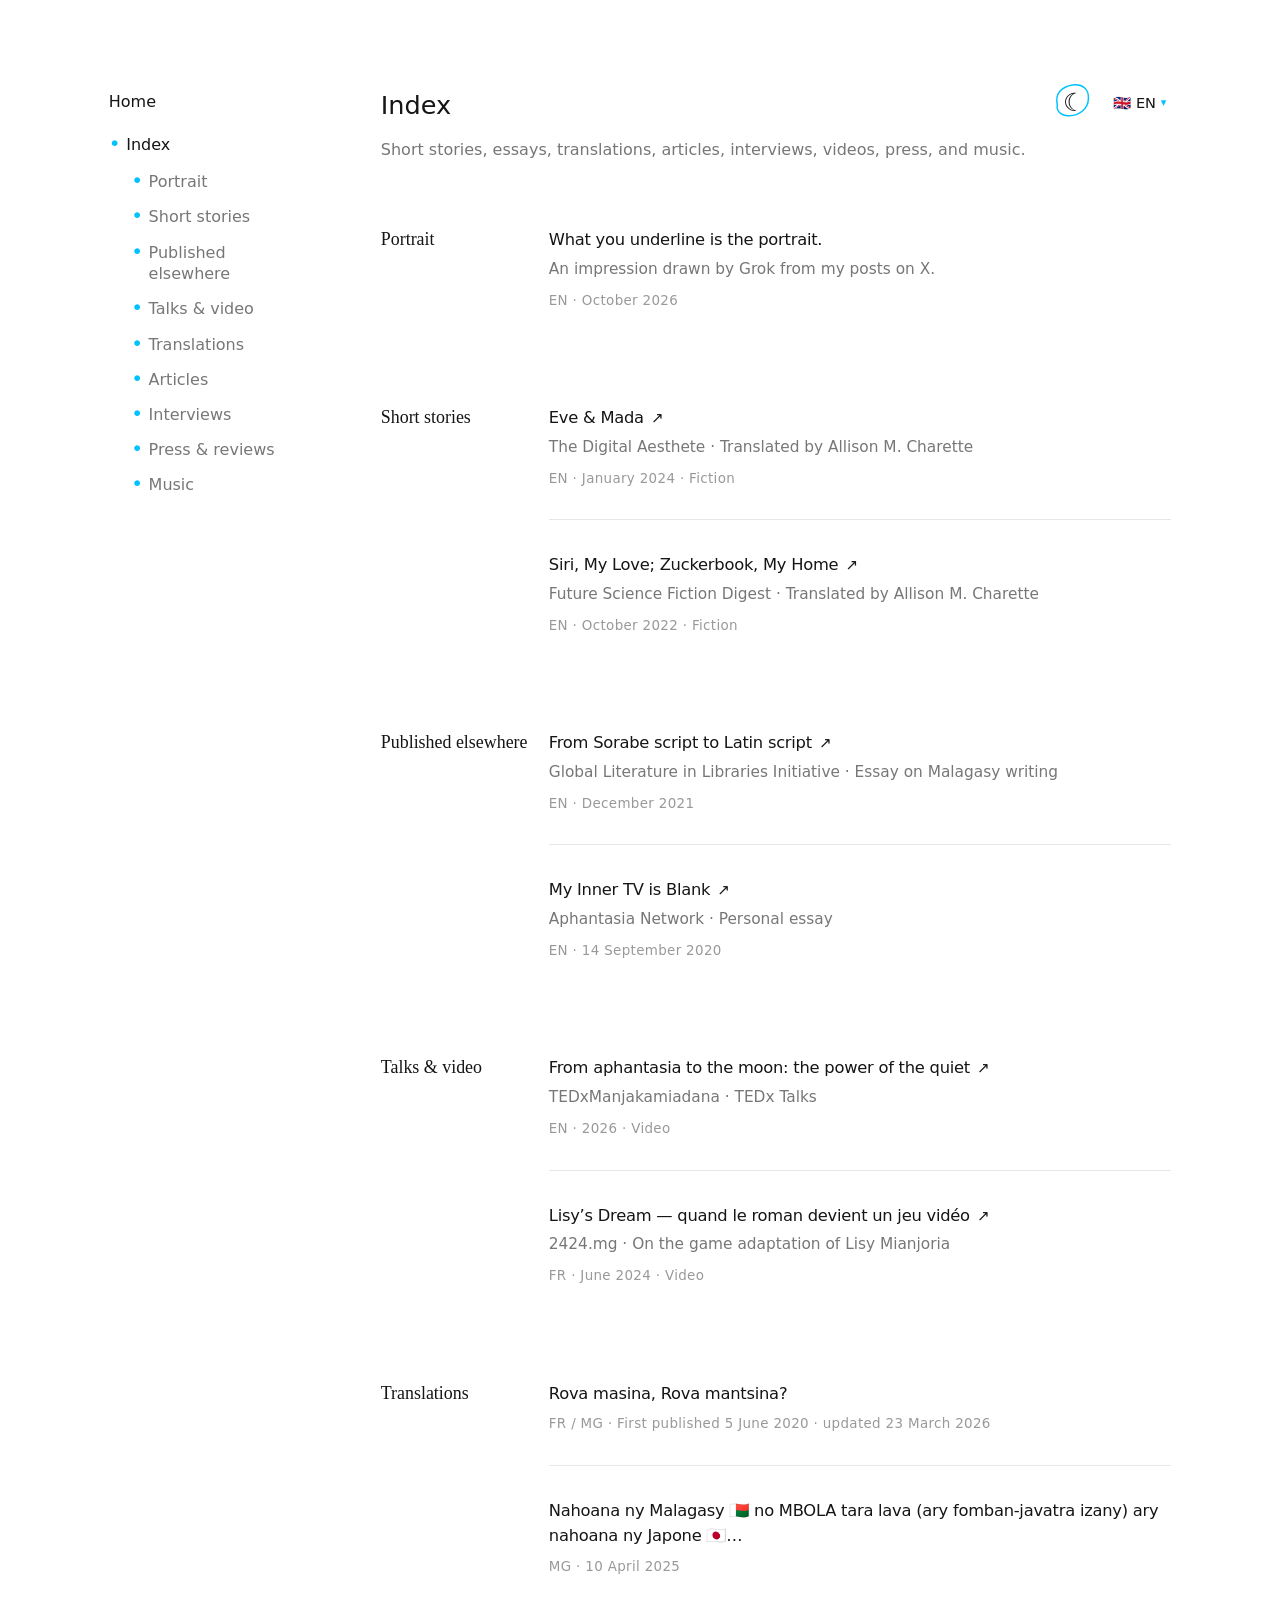
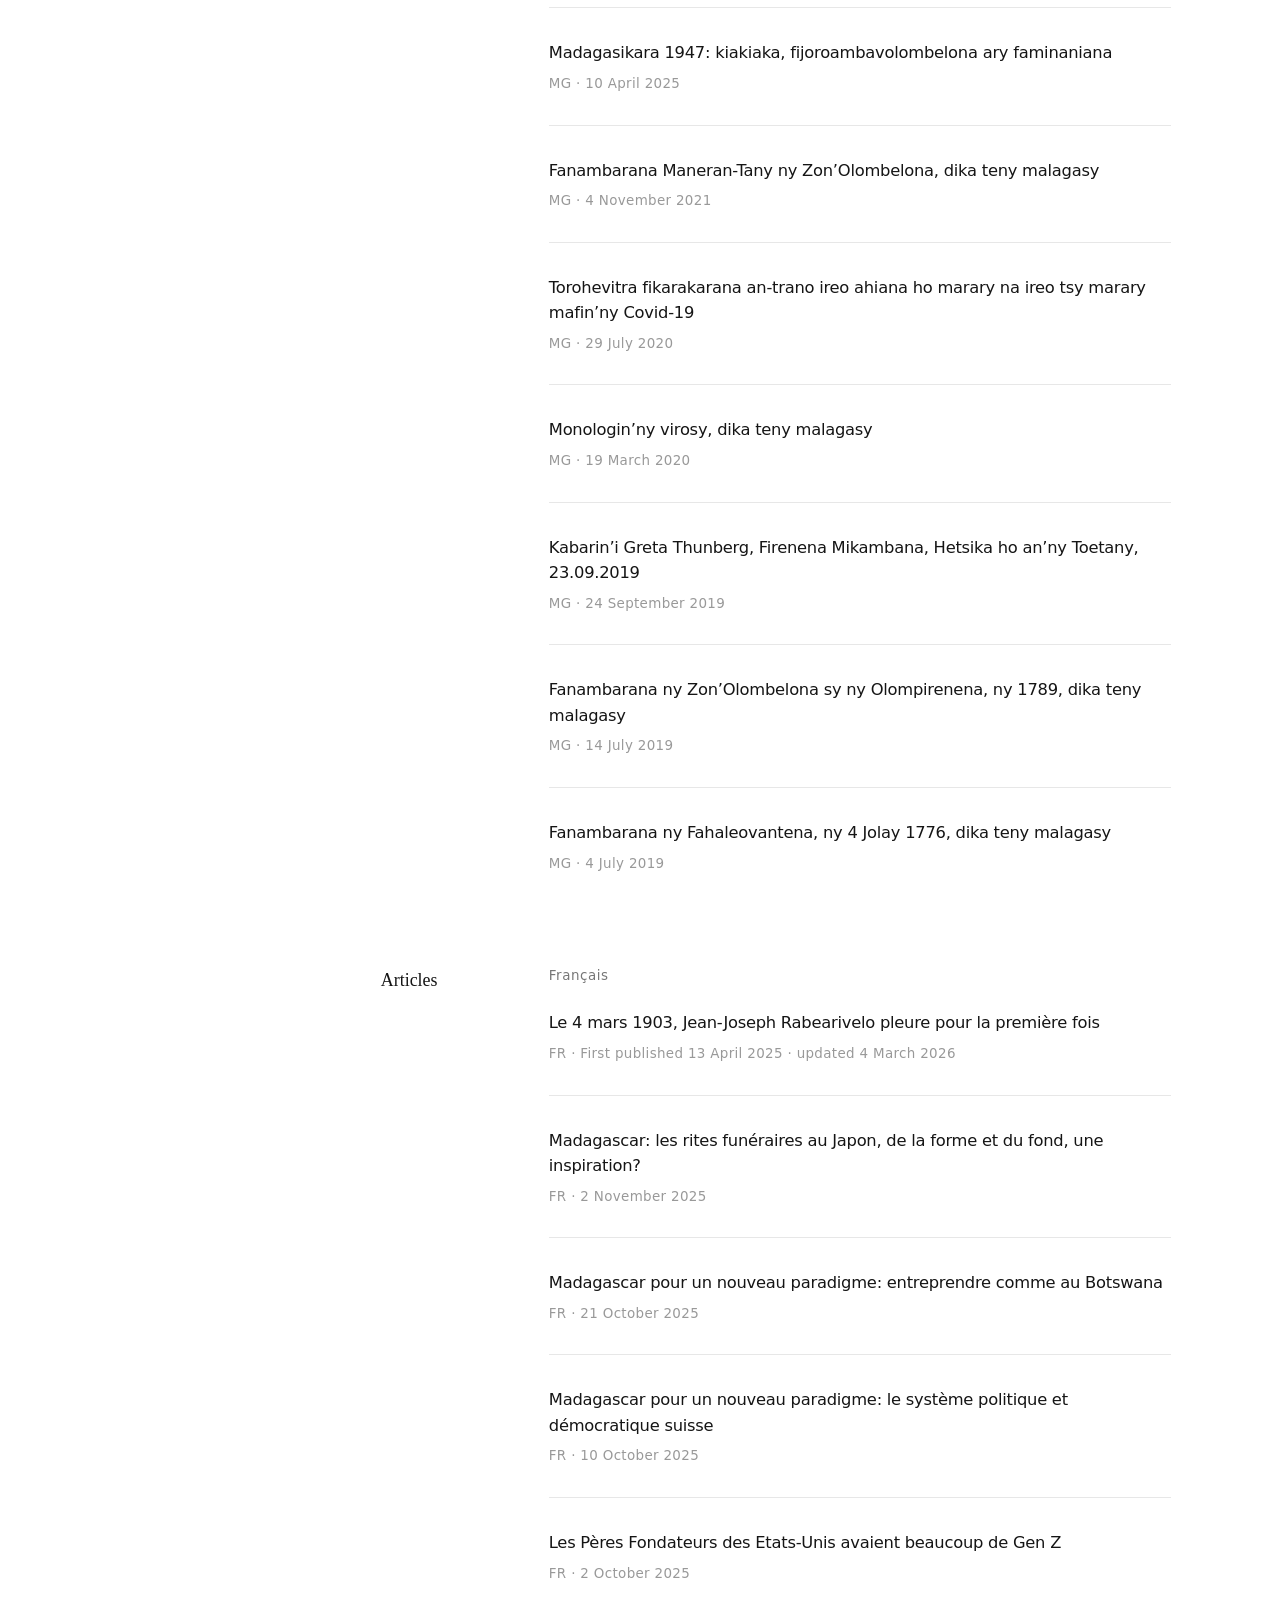
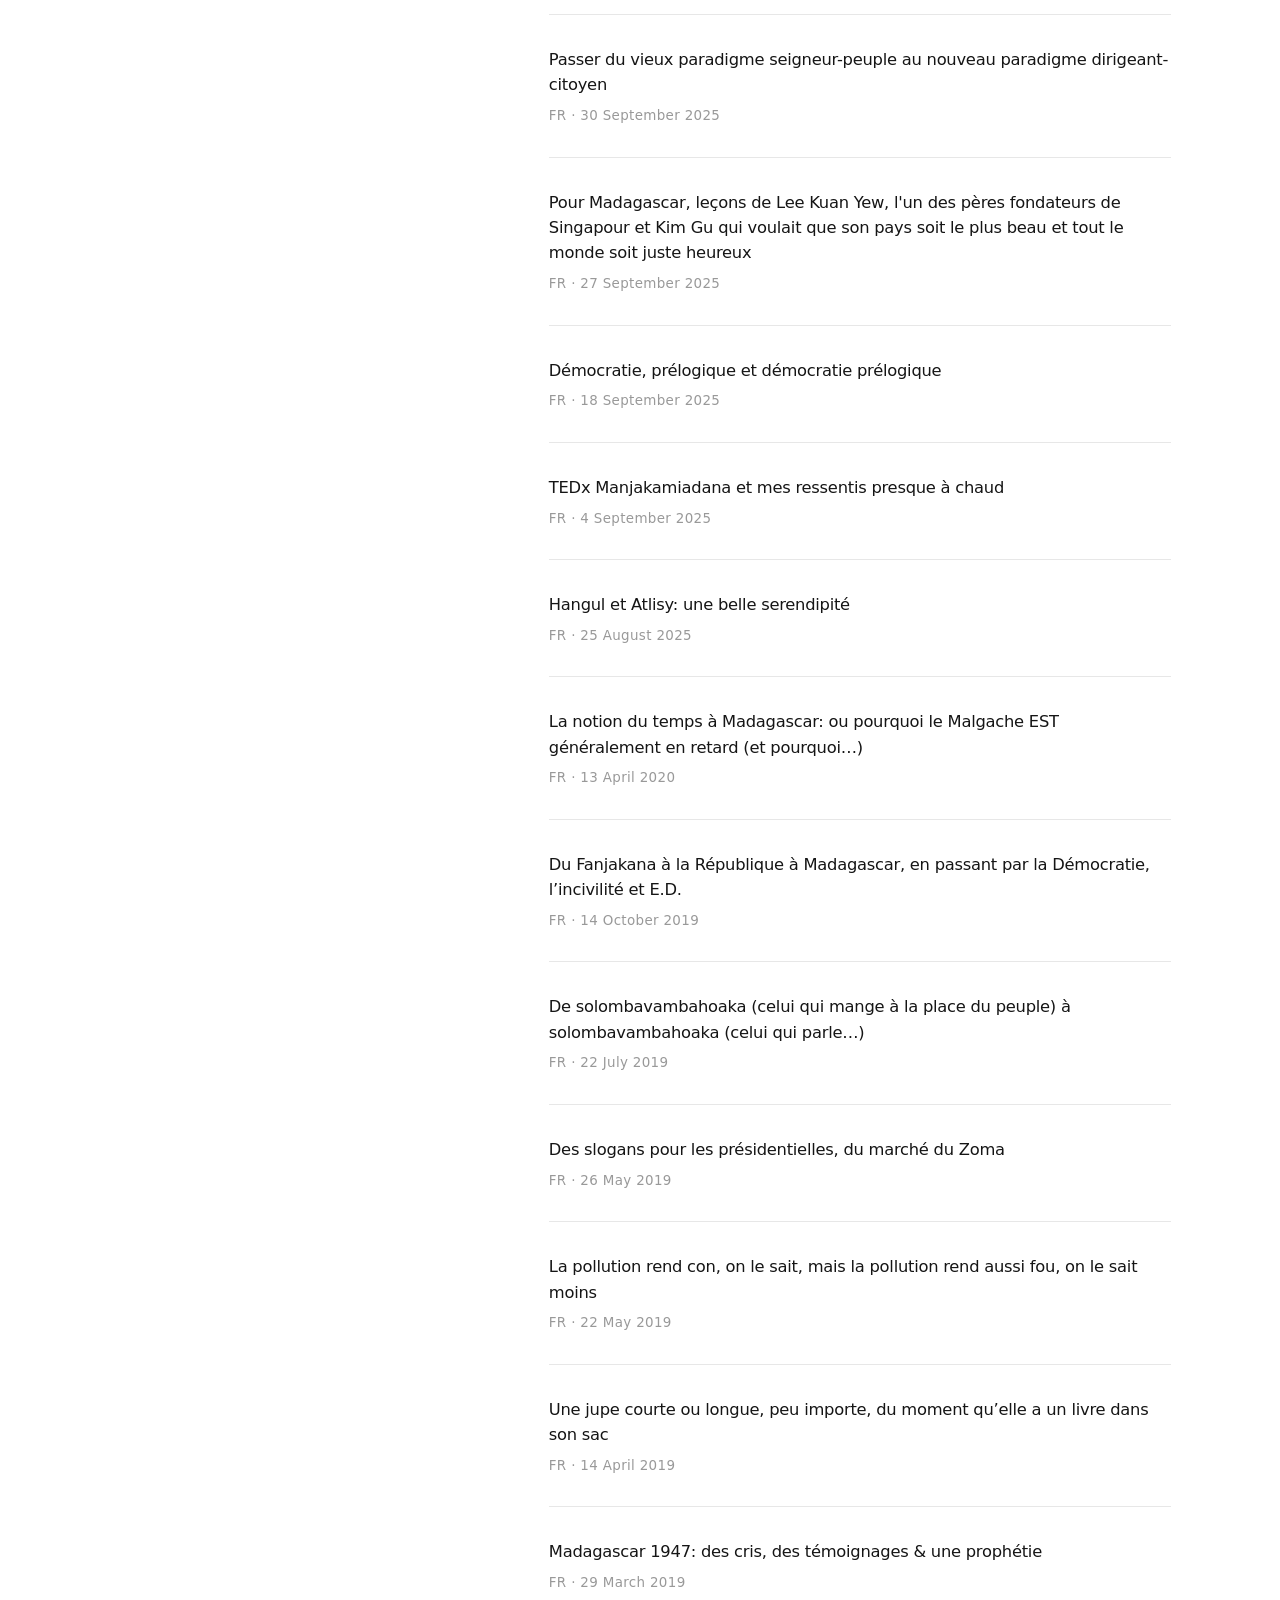
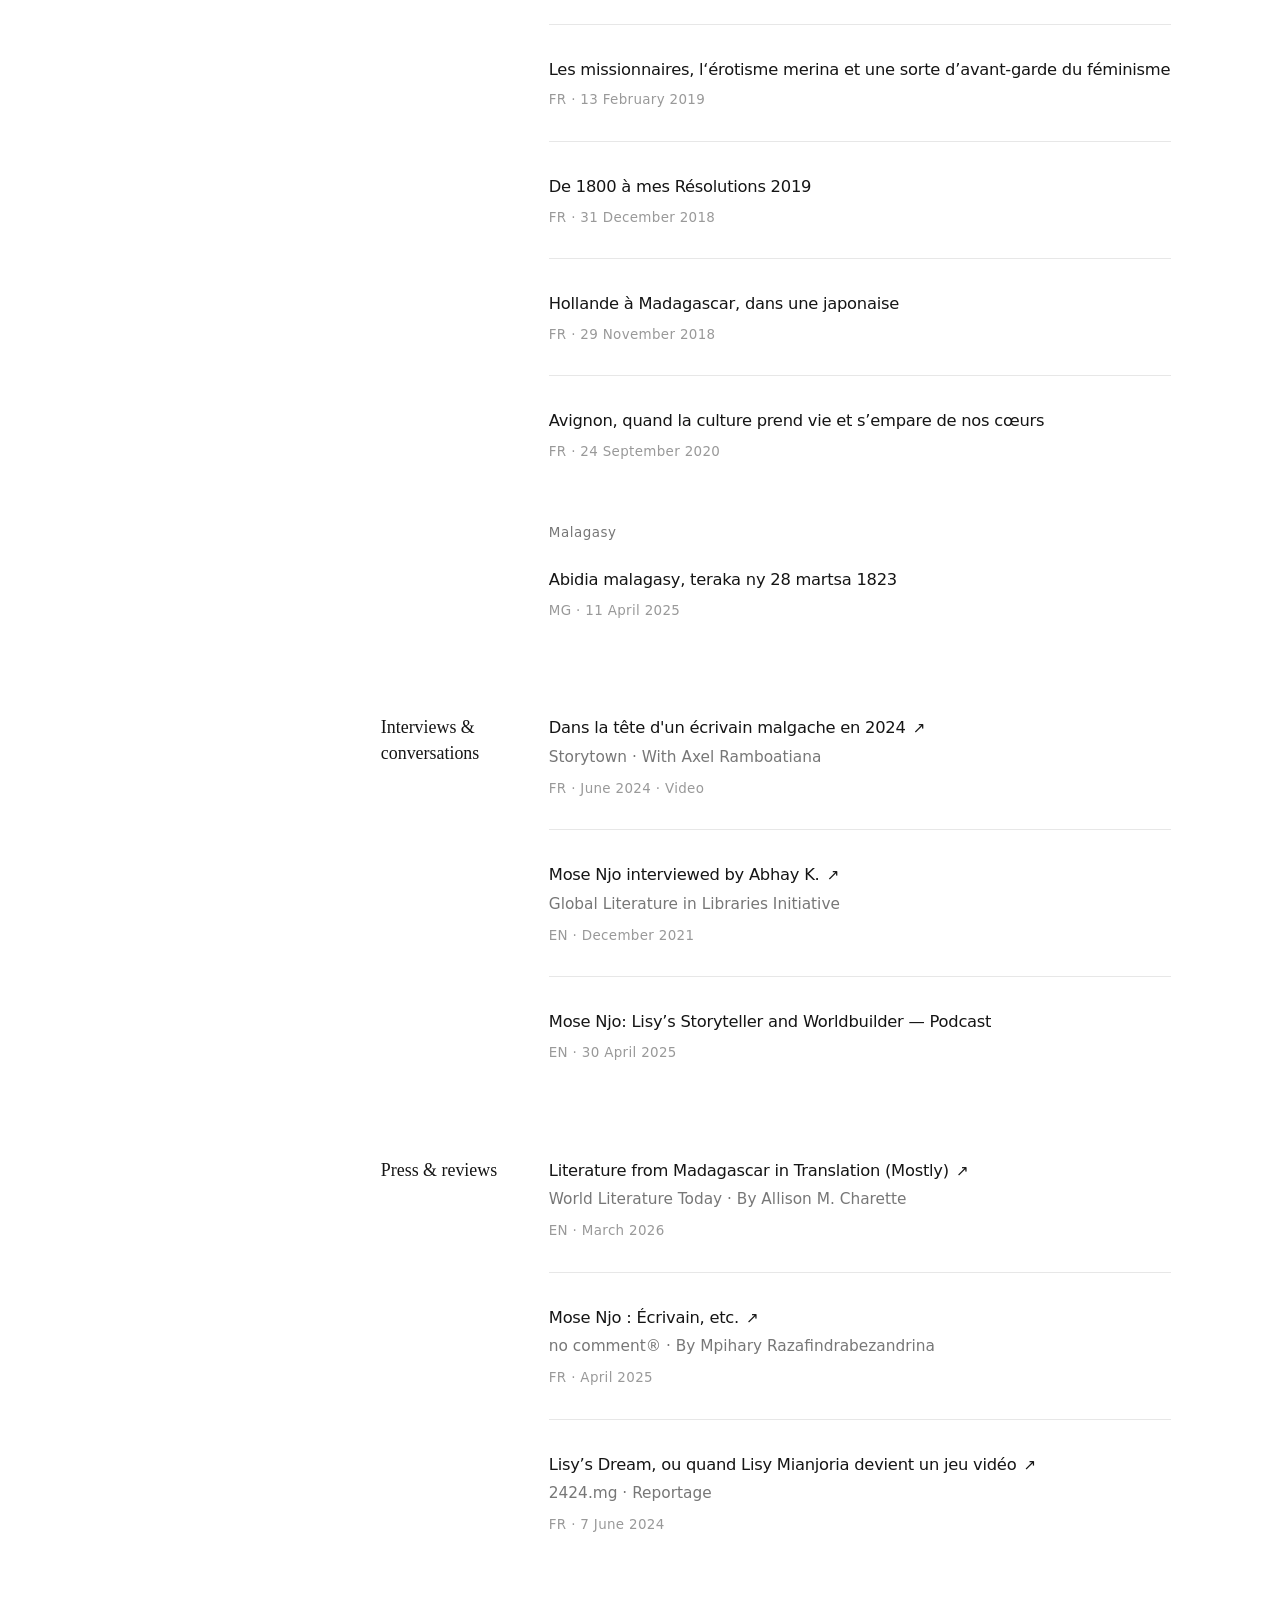
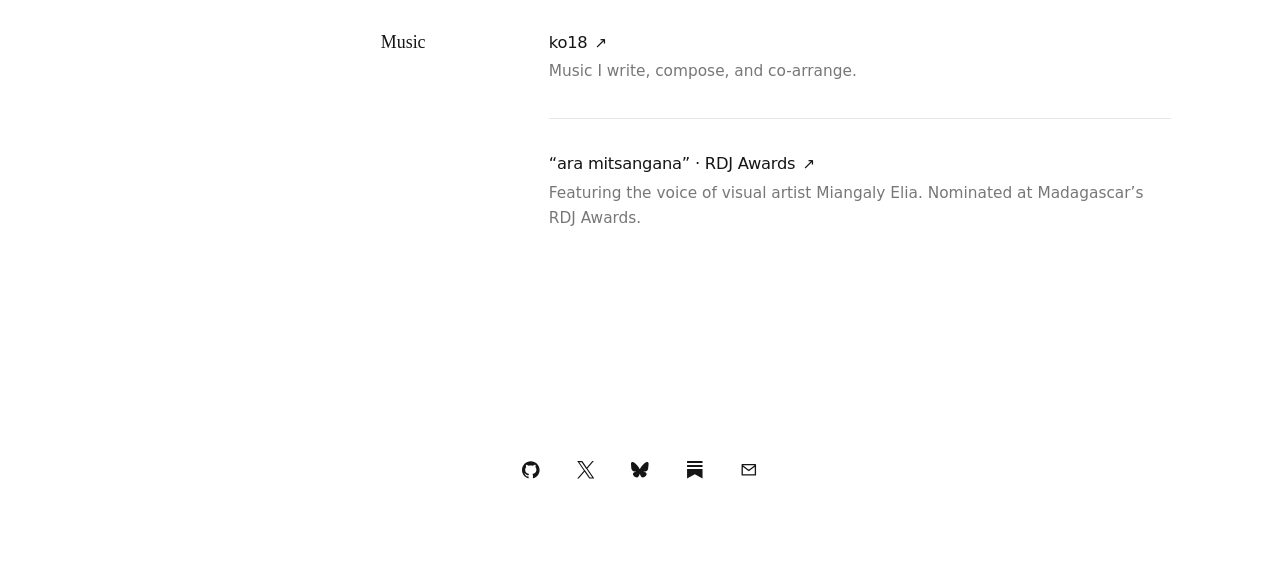
<file: preview/index-archive.html>
<!doctype html><html lang="en"><head><meta charset="utf-8"><meta name="viewport" content="width=device-width, initial-scale=1"><meta name="robots" content="noindex,nofollow"><meta name="theme-color" content="#ffffff"><meta name="description" content="Design preview of Mose Njo's website. Not published."><title>Index · Design preview</title><link rel="icon" href="https://mosenjo.com/images/mose-njo-portrait.jpeg"><script>try{const t=localStorage.getItem('mosenjo-review-theme');if(t==='dark'||t==='light')document.documentElement.dataset.theme=t;}catch(e){}</script><link rel="stylesheet" href="preview.css"></head><body><header class="preview-mobile-bar"><button class="menu-toggle" type="button" aria-label="Open navigation" aria-controls="primary-navigation" aria-expanded="false"><i></i><i></i><i></i></button><div class="mobile-controls"><button class="theme-toggle" type="button" aria-label="Switch to dark mode"><span class="theme-icon" aria-hidden="true">☾</span><svg class="theme-orbit" viewBox="0 0 48 48" aria-hidden="true"><path d="M6 21C7 8 17 3 29 5c11 2 16 10 12 20-4 11-16 15-27 11C5 33 3 26 6 21Z"/></svg></button><details class="language-picker"><summary aria-label="Choose language">🇬🇧 EN <span aria-hidden="true">▾</span></summary><div class="language-options"><a href="index.html" lang="en" hreflang="en" aria-current="page">🇬🇧 English</a><a href="fr.html" lang="fr" hreflang="fr" >🇫🇷 Français</a><a href="mg.html" lang="mg" hreflang="mg" >🇲🇬 Malagasy</a></div></details></div></header><div class="shell"><div class="layout"><nav id="primary-navigation" class="navigation" aria-label="Primary navigation">
<a class="nav-home-link" href="index.html">Home</a>
<a class="nav-index-link active" href="index-archive.html" aria-current="page"><span class="marker" aria-hidden="true">•</span>Index</a>
<div class="index-subnav" aria-label="Index sections"><a href="#portrait"><span class="marker" aria-hidden="true">•</span> Portrait</a><a href="#stories"><span class="marker" aria-hidden="true">•</span> Short stories</a><a href="#publications"><span class="marker" aria-hidden="true">•</span> Published elsewhere</a><a href="#videos"><span class="marker" aria-hidden="true">•</span> Talks & video</a><a href="#translations"><span class="marker" aria-hidden="true">•</span> Translations</a><a href="#articles"><span class="marker" aria-hidden="true">•</span> Articles</a><a href="#interviews"><span class="marker" aria-hidden="true">•</span> Interviews</a><a href="#press"><span class="marker" aria-hidden="true">•</span> Press & reviews</a><a href="#music"><span class="marker" aria-hidden="true">•</span> Music</a></div>
</nav><div class="nav-tools"><button class="theme-toggle" type="button" aria-label="Switch to dark mode"><span class="theme-icon" aria-hidden="true">☾</span><svg class="theme-orbit" viewBox="0 0 48 48" aria-hidden="true"><path d="M6 21C7 8 17 3 29 5c11 2 16 10 12 20-4 11-16 15-27 11C5 33 3 26 6 21Z"/></svg></button><details class="language-picker"><summary aria-label="Choose language">🇬🇧 EN <span aria-hidden="true">▾</span></summary><div class="language-options"><a href="index.html" lang="en" hreflang="en" aria-current="page">🇬🇧 English</a><a href="fr.html" lang="fr" hreflang="fr" >🇫🇷 Français</a><a href="mg.html" lang="mg" hreflang="mg" >🇲🇬 Malagasy</a></div></details></div><main class="catalog index-catalog" id="index">
        <header class="index-intro">
          <h1 class="page-title">Index</h1>
          <p>Short stories, essays, translations, articles, interviews, videos, press, and music.</p>
        </header>
        <section class="index-section" aria-labelledby="portrait-heading" id="portrait">
          <h2 class="category" id="portrait-heading">Portrait</h2>
          <div class="entries">
<article class="entry">
              <h3 class="entry-title"><a href="https://mosenjo.com/index/grok/">What you underline is the portrait.</a></h3>
              <p class="description">An impression drawn by Grok from my posts on X.</p>
              <p class="date">EN · October 2026</p>
            </article>
          </div>
        </section>
        <section class="index-section" aria-labelledby="stories-heading" id="stories">
          <h2 class="category" id="stories-heading">Short stories</h2>
          <div class="entries">
<article class="entry">
              <h3 class="entry-title"><a href="https://future-sf.com/fiction/eve-mada/" target="_blank" rel="noopener noreferrer">Eve &amp; Mada <span class="arrow" aria-hidden="true">↗</span></a></h3>
              <p class="description">The Digital Aesthete · Translated by Allison M. Charette</p>
              <p class="date">EN · January 2024 · Fiction</p>
            </article>
<article class="entry">
              <h3 class="entry-title"><a href="https://future-sf.com/fiction/siri-my-love-zuckerbook-my-home/" target="_blank" rel="noopener noreferrer">Siri, My Love; Zuckerbook, My Home <span class="arrow" aria-hidden="true">↗</span></a></h3>
              <p class="description">Future Science Fiction Digest · Translated by Allison M. Charette</p>
              <p class="date">EN · October 2022 · Fiction</p>
            </article>
          </div>
        </section>
        <section class="index-section" aria-labelledby="publications-heading" id="publications">
          <h2 class="category" id="publications-heading">Published elsewhere</h2>
          <div class="entries">
<article class="entry">
              <h3 class="entry-title"><a href="https://glli-us.org/2021/12/14/madagascarlitmonth-from-sorabe-script-to-latin-script/" target="_blank" rel="noopener noreferrer">From Sorabe script to Latin script <span class="arrow" aria-hidden="true">↗</span></a></h3>
              <p class="description">Global Literature in Libraries Initiative · Essay on Malagasy writing</p>
              <p class="date">EN · December 2021</p>
            </article>
            <article class="entry">
              <h3 class="entry-title"><a href="https://aphantasia.com/article/my-inner-tv-is-blank" target="_blank" rel="noopener noreferrer">My Inner TV is Blank <span class="arrow" aria-hidden="true">↗</span></a></h3>
              <p class="description">Aphantasia Network · Personal essay</p>
              <p class="date">EN · 14 September 2020</p>
            </article>
          </div>
        </section>
        <section class="index-section" aria-labelledby="videos-heading" id="videos">
          <h2 class="category" id="videos-heading">Talks &amp; video</h2>
          <div class="entries">
            <article class="entry">
              <h3 class="entry-title"><a href="https://www.youtube.com/watch?v=4TiPSKo7A8Q" target="_blank" rel="noopener noreferrer">From aphantasia to the moon: the power of the quiet <span class="arrow" aria-hidden="true">↗</span></a></h3>
              <p class="description">TEDxManjakamiadana · TEDx Talks</p>
              <p class="date">EN · 2026 · Video</p>
            </article>
            <article class="entry">
              <h3 class="entry-title"><a href="https://www.youtube.com/watch?v=I2wTR79gm04" target="_blank" rel="noopener noreferrer">Lisy’s Dream — quand le roman devient un jeu vidéo <span class="arrow" aria-hidden="true">↗</span></a></h3>
              <p class="description">2424.mg · On the game adaptation of Lisy Mianjoria</p>
              <p class="date">FR · June 2024 · Video</p>
            </article>
          </div>
        </section>
        <section class="index-section" aria-labelledby="translations-heading" id="translations">
          <h2 class="category" id="translations-heading">Translations</h2>
          <div class="entries">
<article class="entry">
              <h3 class="entry-title"><a href="https://mosenjo.com/index/rova-m/">Rova masina, Rova mantsina?</a></h3>
              <p class="date">FR / MG · First published 5 June 2020 · updated 23 March 2026</p>
            </article>
<article class="entry">
              <h3 class="entry-title"><a href="https://mosenjo.com/index/nahoana-ny-malagasy-no-mbola-tara-lava-ary-fomban-javatra-izany-ar/">Nahoana ny Malagasy 🇲🇬 no MBOLA tara lava (ary fomban-javatra izany) ary nahoana ny Japone 🇯🇵…</a></h3>
              <p class="date">MG · 10 April 2025</p>
            </article>
<article class="entry">
              <h3 class="entry-title"><a href="https://mosenjo.com/index/madagasikara-1947-kiakiaka-fijoroambavolombelona-ary-faminaniana/">Madagasikara 1947: kiakiaka, fijoroambavolombelona ary faminaniana</a></h3>
              <p class="date">MG · 10 April 2025</p>
            </article>
<article class="entry">
              <h3 class="entry-title"><a href="https://mosenjo.com/index/fanambarana-maneran-tany-ny-zon-olombelona-dika-teny-malagasy/">Fanambarana Maneran-Tany ny Zon’Olombelona, dika teny malagasy</a></h3>
              <p class="date">MG · 4 November 2021</p>
            </article>
<article class="entry">
              <h3 class="entry-title"><a href="https://mosenjo.com/index/torohevitra-fikarakarana-an-trano-ireo-ahiana-ho-marary-na-ireo-ts/">Torohevitra fikarakarana an-trano ireo ahiana ho marary na ireo tsy marary mafin’ny Covid-19</a></h3>
              <p class="date">MG · 29 July 2020</p>
            </article>
<article class="entry">
              <h3 class="entry-title"><a href="https://mosenjo.com/index/monologin-ny-virosy-dika-teny-malagasy/">Monologin’ny virosy, dika teny malagasy</a></h3>
              <p class="date">MG · 19 March 2020</p>
            </article>
<article class="entry">
              <h3 class="entry-title"><a href="https://mosenjo.com/index/kabarin-i-greta-thunberg-firenena-mikambana-hetsika-ho-an-ny-toeta/">Kabarin’i Greta Thunberg, Firenena Mikambana, Hetsika ho an’ny Toetany, 23.09.2019</a></h3>
              <p class="date">MG · 24 September 2019</p>
            </article>
<article class="entry">
              <h3 class="entry-title"><a href="https://mosenjo.com/index/fanambarana-ny-zon-olombelona-sy-ny-olompirenena-ny-1789-dika-teny/">Fanambarana ny Zon’Olombelona sy ny Olompirenena, ny 1789, dika teny malagasy</a></h3>
              <p class="date">MG · 14 July 2019</p>
            </article>
<article class="entry">
              <h3 class="entry-title"><a href="https://mosenjo.com/index/fanambarana-ny-fahaleovantena-ny-4-jolay-1776-dika-teny-malagasy/">Fanambarana ny Fahaleovantena, ny 4 Jolay 1776, dika teny malagasy</a></h3>
              <p class="date">MG · 4 July 2019</p>
            </article>
          </div>
        </section>
        <section class="index-section" aria-labelledby="articles-heading" id="articles">
          <h2 class="category" id="articles-heading">Articles</h2>
          <div class="entries">
            <div class="language-group">
              <h3 class="subheading">Français</h3>
<article class="entry">
              <h4 class="entry-title"><a href="https://mosenjo.com/index/rabearivelo-pleure/">Le 4 mars 1903, Jean-Joseph Rabearivelo pleure pour la première fois</a></h4>
              <p class="date">FR · First published 13 April 2025 · updated 4 March 2026</p>
            </article>
<article class="entry">
              <h4 class="entry-title"><a href="https://mosenjo.com/index/madagascar-funeraires-japon/">Madagascar: les rites funéraires au Japon, de la forme et du fond, une inspiration?</a></h4>
              <p class="date">FR · 2 November 2025</p>
            </article>
<article class="entry">
              <h4 class="entry-title"><a href="https://mosenjo.com/index/madagascar-insiration-botswana/">Madagascar pour un nouveau paradigme: entreprendre comme au Botswana</a></h4>
              <p class="date">FR · 21 October 2025</p>
            </article>
<article class="entry">
              <h4 class="entry-title"><a href="https://mosenjo.com/index/madagascar-inspiration-suisse/">Madagascar pour un nouveau paradigme: le système politique et démocratique suisse</a></h4>
              <p class="date">FR · 10 October 2025</p>
            </article>
<article class="entry">
              <h4 class="entry-title"><a href="https://mosenjo.com/index/des-genz-revolution-americaine-a-madagascar/">Les Pères Fondateurs des Etats-Unis avaient beaucoup de Gen Z</a></h4>
              <p class="date">FR · 2 October 2025</p>
            </article>
<article class="entry">
              <h4 class="entry-title"><a href="https://mosenjo.com/index/au-nouveau-paradigme-madagascar/">Passer du vieux paradigme seigneur-peuple au nouveau paradigme dirigeant-citoyen</a></h4>
              <p class="date">FR · 30 September 2025</p>
            </article>
<article class="entry">
              <h4 class="entry-title"><a href="https://mosenjo.com/index/de-lee-kuan-yew-et-Kim-Gu-a-madagascar/">Pour Madagascar, leçons de Lee Kuan Yew, l'un des pères fondateurs de Singapour et Kim Gu qui voulait que son pays soit le plus beau et tout le monde soit juste heureux</a></h4>
              <p class="date">FR · 27 September 2025</p>
            </article>
<article class="entry">
              <h4 class="entry-title"><a href="https://mosenjo.com/index/democratie-prelogique-et-democratie-prelogique/">Démocratie, prélogique et démocratie prélogique</a></h4>
              <p class="date">FR · 18 September 2025</p>
            </article>
<article class="entry">
              <h4 class="entry-title"><a href="https://mosenjo.com/index/tedx-manjamiadana-et-mes-ressentis-presque-a-chaud/">TEDx Manjakamiadana et mes ressentis presque à chaud</a></h4>
              <p class="date">FR · 4 September 2025</p>
            </article>
<article class="entry">
              <h4 class="entry-title"><a href="https://mosenjo.com/index/hangul-et-lisy-atlas/">Hangul et Atlisy: une belle serendipité</a></h4>
              <p class="date">FR · 25 August 2025</p>
            </article>
<article class="entry">
              <h4 class="entry-title"><a href="https://mosenjo.com/index/la-notion-du-temps-a-madagascar-ou-pourquoi-le-malgache-est-genera/">La notion du temps à Madagascar: ou pourquoi le Malgache EST généralement en retard (et pourquoi…)</a></h4>
              <p class="date">FR · 13 April 2020</p>
            </article>
<article class="entry">
              <h4 class="entry-title"><a href="https://mosenjo.com/index/du-fanjakana-a-la-republique-a-madagascar-en-passant-par-la-democr/">Du Fanjakana à la République à Madagascar, en passant par la Démocratie, l’incivilité et E.D.</a></h4>
              <p class="date">FR · 14 October 2019</p>
            </article>
<article class="entry">
              <h4 class="entry-title"><a href="https://mosenjo.com/index/de-solombavambahoaka-celui-qui-mange-a-la-place-du-peuple-a-solomb/">De solombavambahoaka (celui qui mange à la place du peuple) à solombavambahoaka (celui qui parle…)</a></h4>
              <p class="date">FR · 22 July 2019</p>
            </article>
<article class="entry">
              <h4 class="entry-title"><a href="https://mosenjo.com/index/des-slogans-pour-les-presidentielles-du-marche-du-zoma/">Des slogans pour les présidentielles, du marché du Zoma</a></h4>
              <p class="date">FR · 26 May 2019</p>
            </article>
<article class="entry">
              <h4 class="entry-title"><a href="https://mosenjo.com/index/la-pollution-rend-con-on-le-sait-mais-la-pollution-rend-aussi-fou/">La pollution rend con, on le sait, mais la pollution rend aussi fou, on le sait moins</a></h4>
              <p class="date">FR · 22 May 2019</p>
            </article>
<article class="entry">
              <h4 class="entry-title"><a href="https://mosenjo.com/index/une-jupe-courte-ou-longue-peu-importe-du-moment-qu-elle-a-un-livre/">Une jupe courte ou longue, peu importe, du moment qu’elle a un livre dans son sac</a></h4>
              <p class="date">FR · 14 April 2019</p>
            </article>
<article class="entry">
              <h4 class="entry-title"><a href="https://mosenjo.com/index/madagascar-1947-des-cris-des-temoignages-une-prophetie/">Madagascar 1947: des cris, des témoignages &amp; une prophétie</a></h4>
              <p class="date">FR · 29 March 2019</p>
            </article>
<article class="entry">
              <h4 class="entry-title"><a href="https://mosenjo.com/index/les-missionnaires-l-erotisme-merina-et-une-sorte-d-avant-garde-du/">Les missionnaires, l‘érotisme merina et une sorte d’avant-garde du féminisme</a></h4>
              <p class="date">FR · 13 February 2019</p>
            </article>
<article class="entry">
              <h4 class="entry-title"><a href="https://mosenjo.com/index/de-1800-a-mes-resolutions-2019/">De 1800 à mes Résolutions 2019</a></h4>
              <p class="date">FR · 31 December 2018</p>
            </article>
<article class="entry">
              <h4 class="entry-title"><a href="https://mosenjo.com/index/hollande-a-madagascar-dans-une-japonaise/">Hollande à Madagascar, dans une japonaise</a></h4>
              <p class="date">FR · 29 November 2018</p>
            </article>
<article class="entry">
              <h4 class="entry-title"><a href="https://mosenjo.com/index/avignon-quand-la-culture-prend-vie-et-s-empare-de-nos-c-urs/">Avignon, quand la culture prend vie et s’empare de nos cœurs</a></h4>
              <p class="date">FR · 24 September 2020</p>
            </article>
            </div>
            <div class="language-group">
              <h3 class="subheading">Malagasy</h3>
<article class="entry">
              <h4 class="entry-title"><a href="https://mosenjo.com/index/abidia-malagasy-teraka-ny-28-martsa-1823/">Abidia malagasy, teraka ny 28 martsa 1823</a></h4>
              <p class="date">MG · 11 April 2025</p>
            </article>
            </div>
          </div>
        </section>
        <section class="index-section" aria-labelledby="interviews-heading" id="interviews">
          <h2 class="category" id="interviews-heading">Interviews &amp; conversations</h2>
          <div class="entries">
<article class="entry">
              <h3 class="entry-title"><a href="https://www.youtube.com/watch?v=kkBPRavmRro" target="_blank" rel="noopener noreferrer">Dans la tête d'un écrivain malgache en 2024 <span class="arrow" aria-hidden="true">↗</span></a></h3>
              <p class="description">Storytown · With Axel Ramboatiana</p>
              <p class="date">FR · June 2024 · Video</p>
            </article>
<article class="entry">
              <h3 class="entry-title"><a href="https://glli-us.org/2021/12/25/madagascarlitmonth-mose-njo-interviewed-by-abhay-k/" target="_blank" rel="noopener noreferrer">Mose Njo interviewed by Abhay K. <span class="arrow" aria-hidden="true">↗</span></a></h3>
              <p class="description">Global Literature in Libraries Initiative</p>
              <p class="date">EN · December 2021</p>
            </article>
<article class="entry">
              <h3 class="entry-title"><a href="https://mosenjo.com/index/mose-njo-lisy-s-storyteller-and-worldbuilder-podcast/">Mose Njo: Lisy’s Storyteller and Worldbuilder — Podcast</a></h3>
              <p class="date">EN · 30 April 2025</p>
            </article>
          </div>
        </section>
        <section class="index-section" aria-labelledby="press-heading" id="press">
          <h2 class="category" id="press-heading">Press &amp; reviews</h2>
          <div class="entries">
<article class="entry">
              <h3 class="entry-title"><a href="https://worldliteraturetoday.org/2026/march/literature-madagascar-translation-mostly-allison-m-charette" target="_blank" rel="noopener noreferrer">Literature from Madagascar in Translation (Mostly) <span class="arrow" aria-hidden="true">↗</span></a></h3>
              <p class="description">World Literature Today · By Allison M. Charette</p>
              <p class="date">EN · March 2026</p>
            </article>
<article class="entry">
              <h3 class="entry-title"><a href="https://www.nocomment.mg/~nocommen/index.php/mose-njo-ecrivain-etc" target="_blank" rel="noopener noreferrer">Mose Njo : Écrivain, etc. <span class="arrow" aria-hidden="true">↗</span></a></h3>
              <p class="description">no comment® · By Mpihary Razafindrabezandrina</p>
              <p class="date">FR · April 2025</p>
            </article>
            
            <article class="entry">
              <h3 class="entry-title"><a href="https://www.2424.mg/hi-tech-lisys-dream-ou-quand-le-roman-lisy-mianjoria-devient-un-jeu-video/" target="_blank" rel="noopener noreferrer">Lisy’s Dream, ou quand Lisy Mianjoria devient un jeu vidéo <span class="arrow" aria-hidden="true">↗</span></a></h3>
              <p class="description">2424.mg · Reportage</p>
              <p class="date">FR · 7 June 2024</p>
            </article>
          </div>
        </section>
      <section class="index-section" aria-labelledby="music-heading" id="music">
  <h2 class="category" id="music-heading">Music</h2>
  <div class="entries">
    <article class="entry">
      <h3 class="entry-title"><a href="https://ko18.xyz" target="_blank" rel="noopener noreferrer">ko18 <span class="arrow" aria-hidden="true">↗</span></a></h3>
      <p class="description">Music I write, compose, and co-arrange.</p>
    </article>
    <article class="entry">
      <h3 class="entry-title"><a href="https://www.facebook.com/photo/?fbid=1132589374944831&amp;set=a.610671573803283" target="_blank" rel="noopener noreferrer">“ara mitsangana” · RDJ Awards <span class="arrow" aria-hidden="true">↗</span></a></h3>
      <p class="description">Featuring the voice of visual artist Miangaly Elia. Nominated at Madagascar’s RDJ Awards.</p>
    </article>
  </div>
</section>
      </main></div></div><footer class="profile-footer" aria-label="Social links and contact"><div class="profile-footer__inner"><a class="profile-footer__link" href="https://github.com/mosenjo" target="_blank" rel="me noopener noreferrer" aria-label="GitHub" title="GitHub"><svg xmlns="http://www.w3.org/2000/svg" viewBox="0 0 24 24" width="18" height="18" fill="currentColor" aria-hidden="true" focusable="false"><path d="M12 .297c-6.63 0-12 5.373-12 12 0 5.303 3.438 9.8 8.205 11.385.6.113.82-.258.82-.577 0-.285-.01-1.04-.015-2.04-3.338.724-4.042-1.61-4.042-1.61C4.422 18.07 3.633 17.7 3.633 17.7c-1.087-.744.084-.729.084-.729 1.205.084 1.838 1.236 1.838 1.236 1.07 1.835 2.809 1.305 3.495.998.108-.776.417-1.305.76-1.605-2.665-.3-5.466-1.332-5.466-5.93 0-1.31.465-2.38 1.235-3.22-.135-.303-.54-1.523.105-3.176 0 0 1.005-.322 3.3 1.23.96-.267 1.98-.399 3-.405 1.02.006 2.04.138 3 .405 2.28-1.552 3.285-1.23 3.285-1.23.645 1.653.24 2.873.12 3.176.765.84 1.23 1.91 1.23 3.22 0 4.61-2.805 5.625-5.475 5.92.42.36.81 1.096.81 2.22 0 1.606-.015 2.896-.015 3.286 0 .315.21.69.825.57C20.565 22.092 24 17.592 24 12.297c0-6.627-5.373-12-12-12"/></svg></a>
<a class="profile-footer__link" href="https://x.com/mosenjo" target="_blank" rel="me noopener noreferrer" aria-label="X" title="X"><svg xmlns="http://www.w3.org/2000/svg" viewBox="0 0 24 24" width="18" height="18" fill="currentColor" aria-hidden="true" focusable="false"><path d="M14.234 10.162 22.977 0h-2.072l-7.591 8.824L7.251 0H.258l9.168 13.343L.258 24H2.33l8.016-9.318L16.749 24h6.993zm-2.837 3.299-.929-1.329L3.076 1.56h3.182l5.965 8.532.929 1.329 7.754 11.09h-3.182z"/></svg></a>
<a class="profile-footer__link" href="https://bsky.app/profile/mosenjo.com" target="_blank" rel="me noopener noreferrer" aria-label="Bluesky" title="Bluesky"><svg xmlns="http://www.w3.org/2000/svg" viewBox="0 0 24 24" width="18" height="18" fill="currentColor" aria-hidden="true" focusable="false"><path d="M5.202 2.857C7.954 4.922 10.913 9.11 12 11.358c1.087-2.247 4.046-6.436 6.798-8.501C20.783 1.366 24 .213 24 3.883c0 .732-.42 6.156-.667 7.037-.856 3.061-3.978 3.842-6.755 3.37 4.854.826 6.089 3.562 3.422 6.299-5.065 5.196-7.28-1.304-7.847-2.97-.104-.305-.152-.448-.153-.327 0-.121-.05.022-.153.327-.568 1.666-2.782 8.166-7.847 2.97-2.667-2.737-1.432-5.473 3.422-6.3-2.777.473-5.899-.308-6.755-3.369C.42 10.04 0 4.615 0 3.883c0-3.67 3.217-2.517 5.202-1.026"/></svg></a>
<a class="profile-footer__link" href="https://substack.com/@mosenjo" target="_blank" rel="me noopener noreferrer" aria-label="Substack" title="Substack"><svg xmlns="http://www.w3.org/2000/svg" viewBox="0 0 24 24" width="18" height="18" fill="currentColor" aria-hidden="true" focusable="false"><path d="M22.539 8.242H1.46V5.406h21.08v2.836zM1.46 10.812V24L12 18.11 22.54 24V10.812H1.46zM22.54 0H1.46v2.836h21.08V0z"/></svg></a>
<a class="profile-footer__link" href="https://tally.so/r/ja6XXa" aria-label="Contact" title="Contact"><svg xmlns="http://www.w3.org/2000/svg" viewBox="0 0 24 24" width="18" height="18" fill="none" stroke="currentColor" stroke-width="1.8" stroke-linejoin="round" stroke-linecap="round" aria-hidden="true" focusable="false"><path d="M3 5h18v14H3V5Zm0 1 9 7 9-7"/></svg></a></div></footer><script src="preview.js" defer></script></body></html>
</file>
<file: preview/preview.css>
:root {
      color-scheme: light;
      font-family: system-ui, -apple-system, BlinkMacSystemFont, "Segoe UI", sans-serif;
      -webkit-font-smoothing: antialiased;
      text-rendering: optimizeLegibility;
      --lisy-blue: #00c2ff;
      --ink: #151515;
      --muted: #777;
      --rule: #e7e7e7;
    }
    * { box-sizing: border-box; }
    html { scroll-behavior: smooth; }
    body { margin: 0; background: #fff; color: var(--ink); }
    a { color: inherit; text-decoration: none; }
    a:focus-visible { outline: 2px solid var(--lisy-blue); outline-offset: 5px; }
    .shell { width: min(83%, 90rem); margin: 0 auto; }
    .layout {
      --page-top: clamp(4rem, 7vw, 7.5rem);
      display: grid;
      grid-template-columns: clamp(17rem, 18.8vw, 21rem) minmax(0, 1fr);
      column-gap: 0;
      min-height: 100svh;
      padding: var(--page-top) 0 4rem;
      align-items: start;
    }
    .navigation {
      grid-column: 1;
      grid-row: 1;
      display: grid;
      gap: 1.25rem;
      align-content: start;
      align-self: start;
      position: sticky;
      top: var(--page-top);
      font-size: 1rem;
    }
    .navigation .active { display: flex; align-items: baseline; gap: .35rem; }
    .navigation .marker { color: var(--lisy-blue); font-size: 1.25rem; line-height: .5; }
    .index-subnav { display: grid; gap: .85rem; margin: -.3rem 0 0; padding-left: 1.4rem; max-width: 11.25rem; font-size: 1rem; line-height: 1.35; color: var(--muted); }
    .index-subnav a { display: flex; align-items: baseline; gap: .35rem; }
    .index-subnav .marker { font-size: 1.25rem; color: var(--lisy-blue); }
    .index-subnav a:hover, .index-subnav a:focus-visible { color: var(--ink); }
    .index-section { scroll-margin-top: 2rem; }
    .language-group + .language-group { padding-top: 2rem; }
    .subheading { margin: 0 0 1.7rem; font-size: .84rem; font-weight: 500; letter-spacing: .04em; color: var(--muted); }
    .catalog { grid-column: 2; grid-row: 1; display: grid; gap: clamp(3rem, 5vw, 4.5rem); align-content: start; min-width: 0; }
    .page-title { margin: 0; font-size: clamp(1.35rem, 2vw, 1.65rem); font-weight: 400; line-height: 1.25; }
    .index-intro { max-width: 46rem; }
    .index-intro p { margin: .95rem 0 0; color: var(--muted); font-size: 1rem; line-height: 1.65; }
    .index-section { display: grid; grid-template-columns: clamp(10.5rem, 12.1vw, 13.25rem) minmax(0, 1fr); column-gap: 0; align-items: start; }
    .category {
      margin: 0;
      padding-right: 1rem;
      overflow-wrap: break-word;
      font-family: Georgia, "Times New Roman", serif;
      font-size: 1.12rem;
      font-weight: 400;
      line-height: 1.45;
    }
    .entries { min-width: 0; }
    .entry { padding: 0 0 2.1rem; }
    .entry + .entry { padding-top: 2rem; border-top: 1px solid var(--rule); }
    .entry-title {
      margin: 0;
      font-size: clamp(1.02rem, 1.2vw, 1.1rem);
      font-weight: 400;
      line-height: 1.55;
      letter-spacing: -.015em;
    }
    .entry-title a:hover { text-decoration: underline; text-decoration-color: var(--lisy-blue); text-decoration-thickness: 2px; text-underline-offset: .25em; }
    .arrow { display: inline-block; margin-left: .15rem; font-size: .92em; }
    .description { margin: .28rem 0 0; color: var(--muted); font-size: .96rem; line-height: 1.65; }
    .date { margin: .65rem 0 0; color: #999; font-size: .84rem; letter-spacing: .025em; }
    @media (max-width: 900px) {
      .shell { width: min(100% - 2.6rem, 36rem); }
      .layout {
        grid-template-columns: minmax(0, 1fr);
        grid-template-rows: auto auto;
        column-gap: 1rem;
        row-gap: 1.4rem;
        min-height: 100svh;
        padding-top: 2.5rem;
      }
      .navigation {
        grid-column: 1;
        grid-row: 1;
        position: static;
        gap: .85rem;
        font-size: .92rem;
      }
      .catalog { grid-column: 1; grid-row: 2; gap: 3.25rem; }
      .index-section { grid-template-columns: minmax(0, 1fr); row-gap: 1rem; }
      .category { font-size: 1.35rem; padding-right: 0; }
      .index-subnav { display: grid; grid-template-columns: repeat(2, minmax(0, 1fr)); gap: .6rem .75rem; max-width: 30rem; margin: -.25rem 0 0; padding-left: 1.4rem; font-size: .92rem; }
      .page-title { font-size: 1.45rem; }
      .subheading { margin-bottom: 1rem; }
      .entry-title { font-size: 1.14rem; }
    }
    .visually-hidden { position: absolute; width: 1px; height: 1px; padding: 0; margin: -1px; overflow: hidden; clip: rect(0,0,0,0); white-space: nowrap; border: 0; }
    @media (prefers-reduced-motion: reduce) { html { scroll-behavior: auto; } }
  
/* Shared navigation, Lisy-blue theme and mobile behavior */
:root { --bg:#fff; }
:root[data-theme="dark"] { color-scheme:dark; --bg:#131313; --ink:#ededed; --muted:#a0a0a0; --rule:#393939; }
body { background:var(--bg); color:var(--ink); transition:background .22s,color .22s; }
.preview-mobile-bar { display:none; }
.navigation { gap:1.2rem; }
.navigation .active {gap:.35rem;}
.nav-tools {display:grid;gap:1rem;justify-items:start;margin-top:1.65rem;}
.nav-tools details {font-size:.91rem;color:var(--ink);}
.nav-tools summary {cursor:pointer;list-style:none;}
.nav-tools summary::-webkit-details-marker {display:none;}
.nav-tools summary span {font-size:.65rem;color:var(--lisy-blue);}
.language-options {display:grid;gap:.7rem;padding-top:.8rem;color:var(--muted);}
.language-options a[aria-current="page"] {color:var(--ink);text-decoration:underline;text-decoration-color:var(--lisy-blue);text-underline-offset:.24rem;}
.theme-toggle {width:2.7rem;height:2.7rem;background:none;color:var(--ink);border:0;cursor:pointer;position:relative;display:inline-grid;place-items:center;font-family:Georgia,serif;font-size:1.55rem;padding:0;}
.theme-orbit {position:absolute;inset:0;width:2.7rem;height:2.7rem;transform:rotate(-18deg);pointer-events:none;}
.theme-orbit path {stroke:var(--lisy-blue);stroke-width:1.65;stroke-linecap:round;stroke-linejoin:round;fill:none;stroke-dasharray:150;stroke-dashoffset:150;animation:orbit-trace 2.2s .3s ease forwards;}
.theme-toggle:hover .theme-orbit {animation:orbit-rotate 8s linear infinite;}
.theme-toggle.just-clicked .theme-orbit path{animation:orbit-trace 1s ease forwards;}
@keyframes orbit-trace {to{stroke-dashoffset:0}}
@keyframes orbit-rotate {to{transform:rotate(342deg)}}
.preview-note {font-size:.73rem;line-height:1.6;color:var(--muted);margin:1.6rem 0 0;}

/* Homepage: the portrait-led editorial composition, not the Index catalog */
.home-catalog{display:block;min-width:0;max-width:100%;}
.home-masthead{max-width:54rem;}
.home-masthead .page-title{font-size:clamp(1.35rem,2vw,1.65rem);}
.home-lead{
  max-width:48rem;
  margin:clamp(3.25rem,5.6vw,5.75rem) 0 0;
  color:var(--ink);
  font-family:system-ui,-apple-system,BlinkMacSystemFont,"Segoe UI",sans-serif;
  font-size:clamp(1.37rem,1.8vw,1.75rem);
  line-height:1.48;
  letter-spacing:-.019em;
  font-weight:400;
}
.home-lead a,
.home-chapter a{
  text-decoration:underline;
  text-decoration-style:dotted;
  text-decoration-color:var(--muted);
  text-decoration-thickness:1px;
  text-underline-offset:.2em;
}
.home-lead a:hover,.home-chapter a:hover{
  text-decoration-style:solid;
  text-decoration-color:var(--lisy-blue);
}
.home-story{
  display:grid;
  grid-template-columns:minmax(0,1fr) clamp(8.5rem,12vw,11.5rem);
  gap:clamp(1.7rem,3.75vw,4.75rem);
  align-items:start;
  margin-top:clamp(5.5rem,8.5vw,9rem);
}
.home-story__copy{min-width:0;}
.home-story__heading,
.home-work__heading,
.home-chapter__heading{
  margin:0;
  font-family:Georgia,"Times New Roman",serif;
  font-size:1.12rem;
  line-height:1.55;
  font-weight:400;
  letter-spacing:0;
}
.home-story__list,
.home-chapter__list{
  padding:0 0 0 1.25em;
  margin:1.2rem 0 0;
  font-family:Georgia,"Times New Roman",serif;
  font-size:clamp(1.02rem,1.18vw,1.125rem);
  font-weight:400;
  line-height:1.66;
  letter-spacing:0;
}
.home-story__list li,.home-chapter__list li{
  padding-left:.08rem;
  margin:0 0 .39rem;
}
.home-story__list li::marker,.home-chapter__list li::marker{color:var(--ink);}
.home-story__portrait{
  width:100%;
  margin:0;
  padding:0;
}
.home-story__portrait img{
  display:block;
  width:100%;
  height:auto;
  aspect-ratio:4/5;
  object-fit:cover;
  object-position:center;
  filter:grayscale(1);
  background:var(--rule);
}
.home-work{
  max-width:48rem;
  margin-top:clamp(5.25rem,9vw,9rem);
}
.home-work__heading{color:var(--muted);font-size:1.05rem;}
.home-chapter{margin-top:clamp(3.1rem,5.5vw,5rem);}
.home-chapter__heading{font-size:1.16rem;}
.home-chapter__list{margin-top:1rem;}
.work-item__name{font-weight:400;}
.work-item__desc{color:var(--ink);font-weight:400;}
@media (max-width:900px){
  .preview-mobile-bar{
    display:flex;align-items:center;justify-content:space-between;
    height:4.25rem;padding:0 1.3rem;
    border-bottom:1px solid var(--rule);background:var(--bg);
  }
  .preview-mobile-bar .theme-toggle{margin-left:auto;}
  .menu-toggle{
    border:0;background:none;color:var(--ink);
    padding:0;width:2.4rem;height:2.8rem;
    display:grid;align-content:center;justify-items:start;gap:4px;cursor:pointer;
  }
  .menu-toggle i{display:block;width:22px;height:2px;border-radius:2px;background:currentColor;transition:transform .2s,opacity .2s;}
  .menu-open .menu-toggle i:first-child{transform:translateY(6px) rotate(45deg);}
  .menu-open .menu-toggle i:nth-child(2){opacity:0;}
  .menu-open .menu-toggle i:last-child{transform:translateY(-6px) rotate(-45deg);}
  .mobile-label{font-size:.88rem;color:var(--muted);margin:0 0 0 1rem;}
  .layout{padding:0 0 4rem;row-gap:0;}
  .navigation{display:none;}
  .menu-open .navigation{
    display:grid;grid-row:1;grid-column:1;gap:1.1rem;
    border-bottom:1px solid var(--rule);padding:1.5rem 0;
  }
  .nav-tools{display:flex;gap:1.7rem;align-items:start;margin-top:.5rem;}
  .nav-tools .theme-toggle{display:none;}
  .index-subnav{margin:0;gap:.85rem 1rem;max-width:32rem;}
  .home-subnav{grid-template-columns:minmax(0,1fr);padding-left:1.4rem;}
  .catalog{grid-column:1;grid-row:2;padding-top:3.4rem;gap:3.7rem;}
  .home-catalog{display:block;}
  .home-masthead .page-title{font-size:1.45rem;}
  .home-lead{
    font-size:clamp(1.35rem,5.1vw,1.52rem);
    line-height:1.52;margin-top:clamp(3rem,10vw,4.5rem);
  }
  .home-story{
    grid-template-columns:minmax(0,1fr);
    gap:2.25rem;margin-top:clamp(4.5rem,12vw,6rem);
  }
  .home-story__heading,.home-chapter__heading{font-size:1.17rem;}
  .home-story__list,.home-chapter__list{font-size:1.06rem;line-height:1.65;}
  .home-story__portrait{max-width:11rem;}
  .home-work{margin-top:5rem;}
  .home-chapter{margin-top:3.4rem;}
}
@media (max-width:390px){
  .preview-mobile-bar{padding:0 1.15rem;}
  .catalog{padding-top:3.25rem;}
}
@media (prefers-reduced-motion:reduce){
  *,*::before,*::after{
    animation-duration:.001ms!important;
    animation-iteration-count:1!important;
    transition-duration:.001ms!important;
  }
  .theme-orbit path{stroke-dashoffset:0;}
}


/* Header controls: shared placement for Home and Index. */
.layout { position:relative; }
.nav-tools {
  position:absolute;
  top:calc(var(--page-top) - .55rem);
  right:0;
  z-index:5;
  display:flex;
  flex-direction:row;
  align-items:center;
  justify-content:flex-end;
  gap:.8rem;
  margin:0;
}
.language-picker {position:relative;font:inherit;color:var(--ink);}
.language-picker summary {
  cursor:pointer;
  list-style:none;
  display:flex;
  align-items:center;
  gap:.3rem;
  min-height:2.75rem;
  padding:.1rem .3rem;
  white-space:nowrap;
  font-family:system-ui,-apple-system,BlinkMacSystemFont,"Segoe UI",sans-serif;
  font-size:.91rem;
}
.language-picker summary::-webkit-details-marker { display:none; }
.language-picker summary:focus-visible {outline:2px solid var(--lisy-blue);outline-offset:2px;}
.language-picker summary span{font-size:.7rem;color:var(--lisy-blue);}
.language-picker .language-options {
  display:grid;
  gap:.75rem;
  position:absolute;
  top:calc(100% + .35rem);
  right:0;
  min-width:10rem;
  padding:.9rem 1.05rem;
  z-index:30;
  color:var(--muted);
  background:var(--bg);
  border:1px solid var(--rule);
  box-shadow:0 8px 20px rgb(0 0 0 / 8%);
}
.language-picker .language-options a {line-height:1.45;}
/* Restore the original circular portrait crop. */
.home-story__portrait img {aspect-ratio:1/1;border-radius:50%;}
@media (max-width:900px) {
  .nav-tools {display:none;}
  .preview-mobile-bar {position:relative;z-index:12;}
  .preview-mobile-bar .mobile-controls {
    display:flex;
    flex:0 0 auto;
    align-items:center;
    gap:.45rem;
    margin-left:auto;
  }
  .preview-mobile-bar .theme-toggle {margin-left:0;}
  .mobile-controls .language-picker {font-size:.9rem;}
  .mobile-controls .language-picker summary {min-height:2.75rem;}
}


/* Identical navigation geometry on the Home and Index pages. */
.navigation .nav-home-link,
.navigation .nav-index-link {
  line-height:1.5;
  min-height:1.5rem;
  font-size:1rem;
  font-weight:400;
}
.navigation .nav-index-link,
.navigation .nav-index-link.active {
  display:flex;
  align-items:baseline;
  gap:.35rem;
}
.navigation .nav-index-link {color:var(--muted);}
.navigation .nav-index-link[aria-current="page"] {color:var(--ink);}
.navigation .nav-index-link:hover {color:var(--ink);}
.navigation .nav-index-link .marker {
  font-size:1.25rem;
  flex:0 0 auto;
  color:var(--lisy-blue);
  line-height:.5;
}
/* Original five-link footer, shared by both sections of the website. */
.profile-footer {
  width:min(83%,90rem);
  margin:clamp(5rem,8vw,8rem) auto 0;
  padding:1rem 0 4.5rem;
}
.profile-footer__inner {
  display:flex;
  align-items:center;
  justify-content:center;
  flex-wrap:wrap;
  gap:.65rem;
}
.profile-footer__link {
  display:inline-flex;
  align-items:center;
  justify-content:center;
  width:2.75rem;
  height:2.75rem;
  color:var(--ink);
  border-radius:.2rem;
  transition:color 150ms ease;
}
.profile-footer__link:hover {color:var(--lisy-blue);}
.profile-footer__link svg{width:1.1rem;height:1.1rem;display:block;}
.profile-footer__link:focus-visible{
  outline:2px solid var(--lisy-blue);
  outline-offset:2px;
}
@media(max-width:900px){
  .navigation .nav-index-link,
  .navigation .nav-index-link.active{gap:.35rem;}
  .profile-footer{width:min(100% - 2.6rem,36rem);padding:0 0 3rem;}
  .profile-footer__inner{gap:.5rem;}
}


/* Faithful homepage flip transition for light/dark theme changes. */
body {
  transform-origin:50% 50vh;
  transform-style:preserve-3d;
  backface-visibility:hidden;
}
html.is-theme-moving {overflow-x:hidden;}
html.is-theme-moving body {will-change:transform;}
html.is-theme-animating body {
  transition:transform 280ms cubic-bezier(.22,.72,.24,1),background-color 180ms ease,color 180ms ease;
}
@media (prefers-reduced-motion:reduce){
  body,html.is-theme-animating body{
    transform:none!important;
    transition:none!important;
  }
}
</file>
